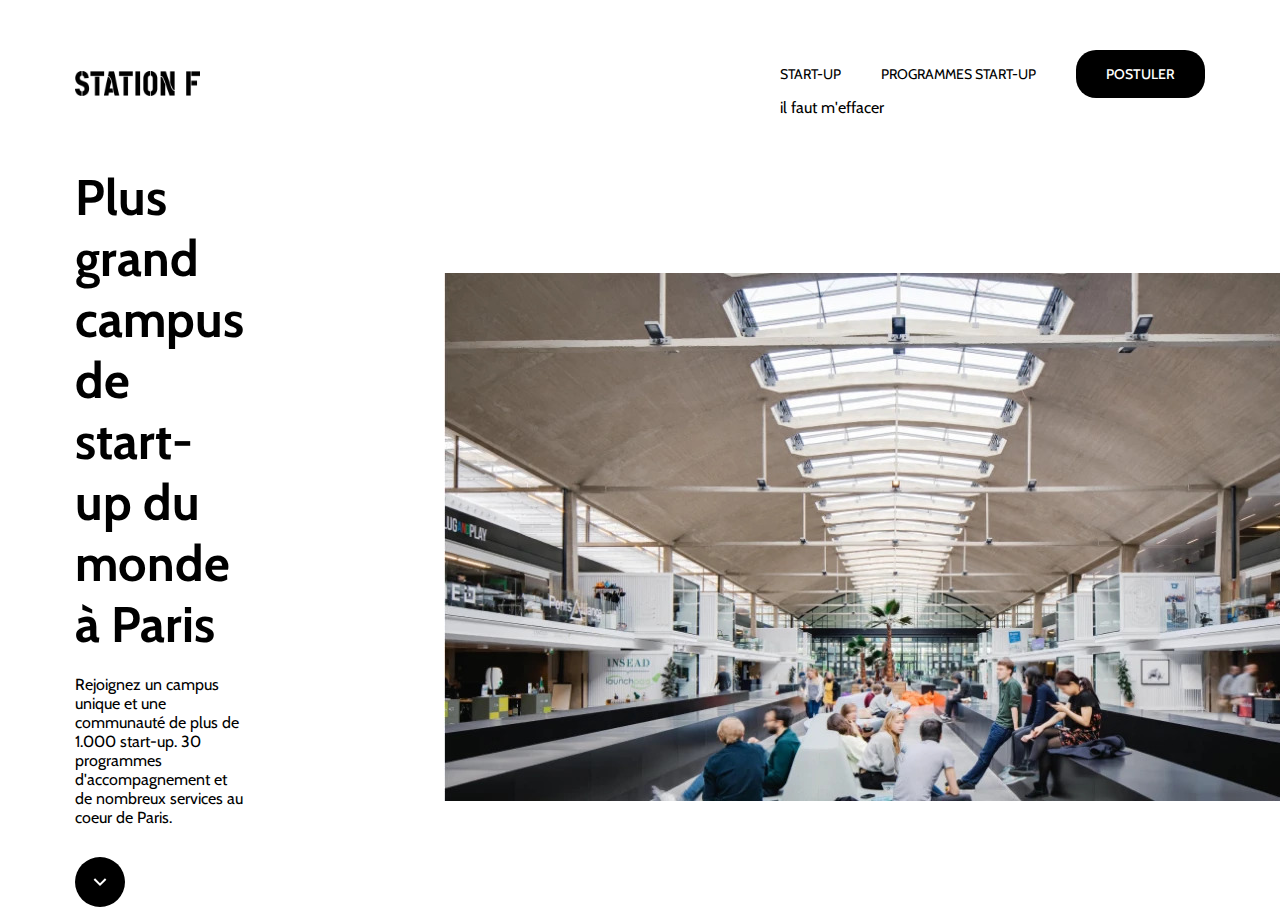
<file: projet-stationF/index.html>
<!DOCTYPE html>
<html>
    <head>
        <title>Recode Station F</title>
        <link rel="stylesheet" href="css/style.css">

        <link rel="preconnect" href="https://fonts.googleapis.com">
        <link rel="preconnect" href="https://fonts.gstatic.com" crossorigin>
        <link href="https://fonts.googleapis.com/css2?family=Cabin:ital,wght@0,400..700;1,400..700&display=swap" rel="stylesheet">
    </head>
    <body>

        <!-- START  : Le menu de ma page -->
        <header class="header flux">
            <img class="logo" src="images/logo.png" alt="Logo de StationF">
            <nav>
                <!-- Ul = Unordered List = Liste non ordonnée -->
                <ul class="list-links">
                    <li class="nav-link">
                        <!-- _self = ouverture du lien dans l'onglet actuel-->
                        <a href="https://www.stationf.co" target="_self">Start-up</a>
                    </li>
                    <li class="nav-link">
                        <!-- _blank = ouverture du lien dans un nouvel onglet-->
                        <a href="https://www.stationf.co" target="_blank">Programmes start-up</a>
                    </li>
                    <li class="nav-link">
                        <a href="#">Postuler</a>
                    </li>
                </ul>
                <div>il faut m'effacer</div>
            </nav>
        </header>
        <!-- END header -->


        <main>
            <!-- START Cover : La premiere section de la page -->
            <section class="cover flux">
                <div class="cover-text">
                    <h1 class="cover-title">Plus grand campus de start-up du monde à Paris</h1>
                    <p class="cover-introduction">Rejoignez un campus unique et une communauté de plus de 1.000 start-up. 30 programmes d'accompagnement et de nombreux services au coeur de Paris.</p>
                    <a href="" class="icon-scroll">
                    <img src="./images/arrow-down-s-line.svg" alt="clickez ici pour accéder à la section">
                    </a>
                </div>
                <img src="./images/home.jpg" alt="Photographie des locaux">
            </section>
            <!-- END Cover -->
        </main>
        <footer></footer>
    </body>
</html>
</file>
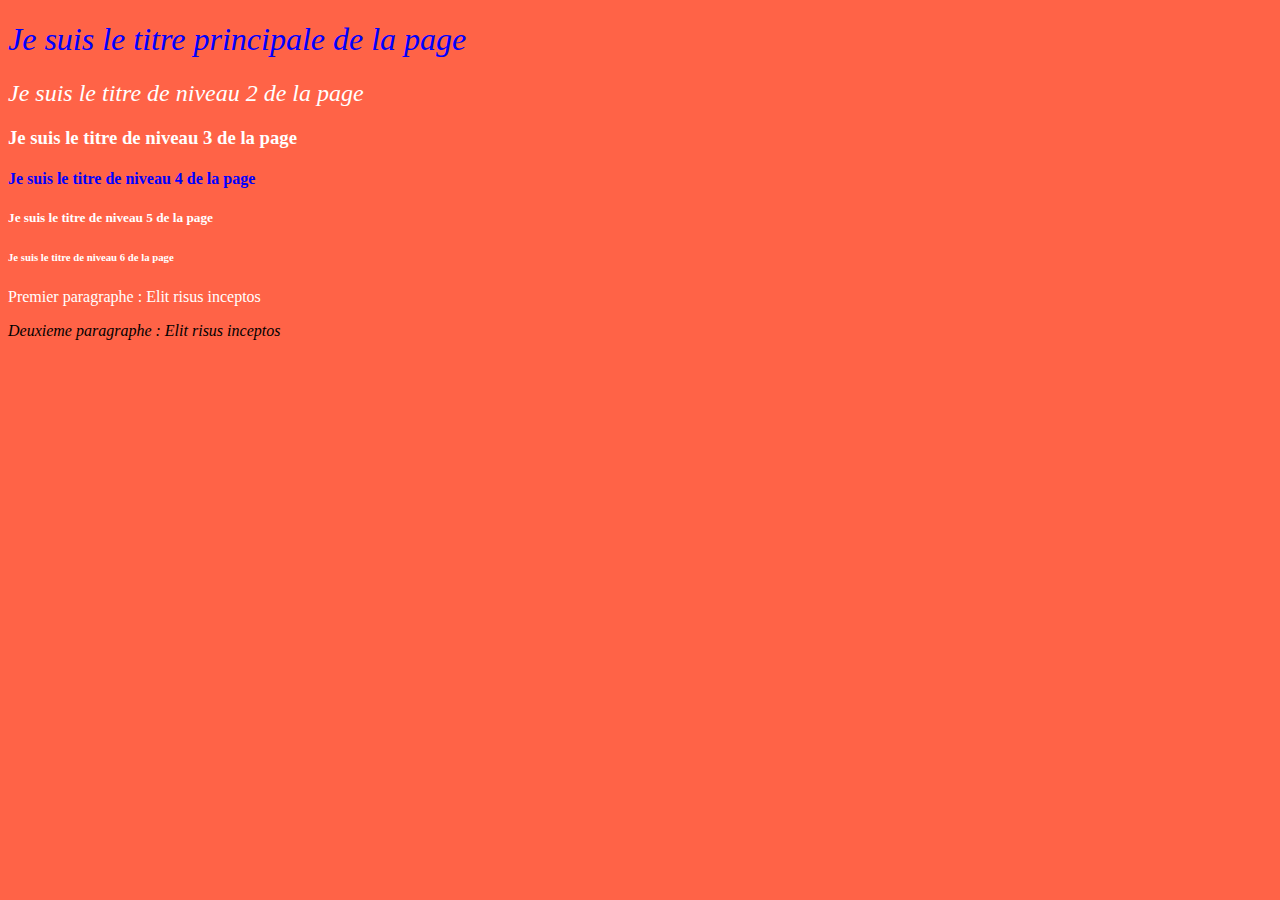
<file: Theorie 2/index.html>
<!DOCTYPE html>
<html>
    <head>
        <link rel="stylesheet" href="style.css">
        <title>Live #3 - Le CSS</title>
    </head>
    <body>

        <h1 class="blue italic">Je suis le titre principale de la page</h1>
        <h2 class="italic">Je suis le titre de niveau 2 de la page</h2>
        <h3>Je suis le titre de niveau 3 de la page</h3>
        <h4 class="blue">Je suis le titre de niveau 4 de la page</h4>
        <h5>Je suis le titre de niveau 5 de la page</h5>
        <h6>Je suis le titre de niveau 6 de la page</h6>

        <p class="blanc">Premier paragraphe : Elit risus inceptos</p>
        <p class="italic">Deuxieme paragraphe : Elit risus inceptos</p>
        


    </body>    
</html>
</file>
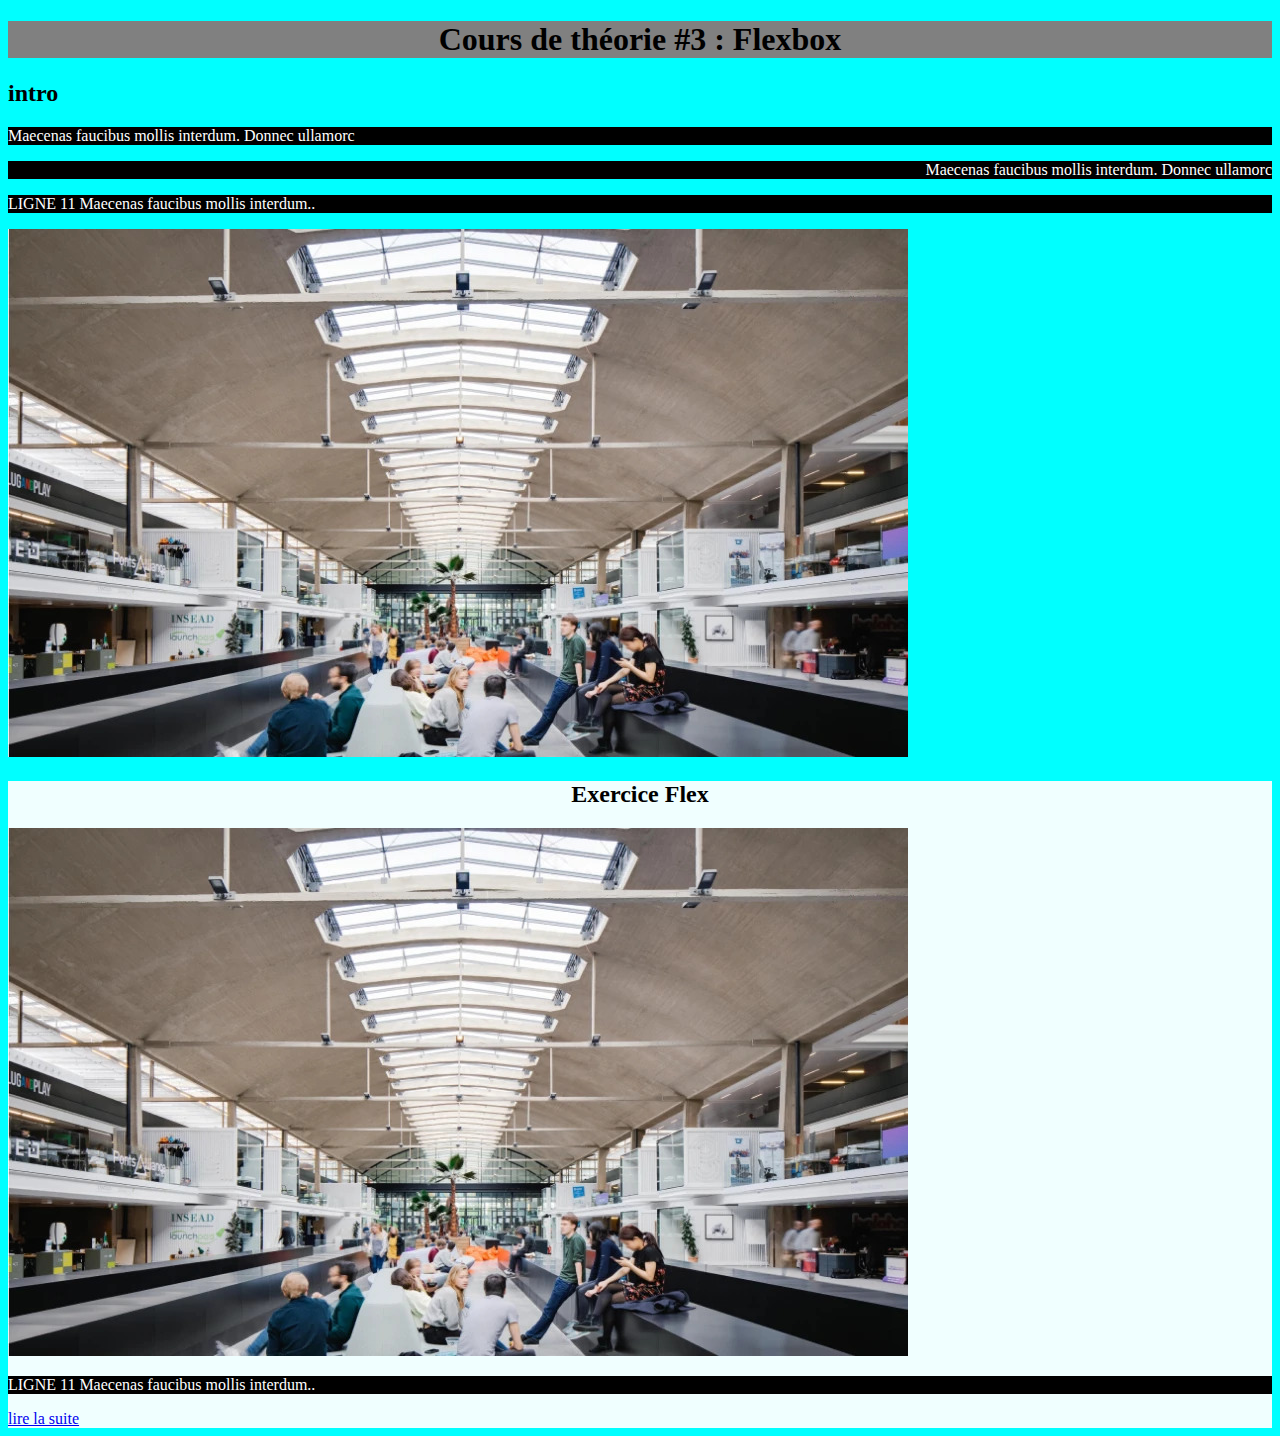
<file: Theorie 3/index.html>
<!DOCTYPE html>
<html>
    <head>
        <title>Cours théorie #3 : Flexbox</title>
        <link rel="stylesheet" href="css/style.css">
    </head>
    <body>
        <h1 class="center">Cours de théorie #3 : Flexbox</h1>

        <section class="intro">
            <h2>intro</h2>
            <p class="left">Maecenas faucibus mollis interdum. Donnec ullamorc</p>
            <p class="right">Maecenas faucibus mollis interdum. Donnec ullamorc</p>
            <p>LIGNE 11 Maecenas faucibus mollis interdum..</p>
            <img src="./img/home.jpg" alt="Alternativ textuelle">
        </section>

        <section class="flex">
            <div class="title">
                <h2>Exercice Flex</h2>
            </div>
            <img src="./img/home.jpg" alt="Alternativ textuelle">
            <p>LIGNE 11 Maecenas faucibus mollis interdum..</p>
            <a href="https://www.google.fr" target="_blank">lire la suite</a>
            
        </section>
    </body>
    <footer></footer>
</html>
</file>
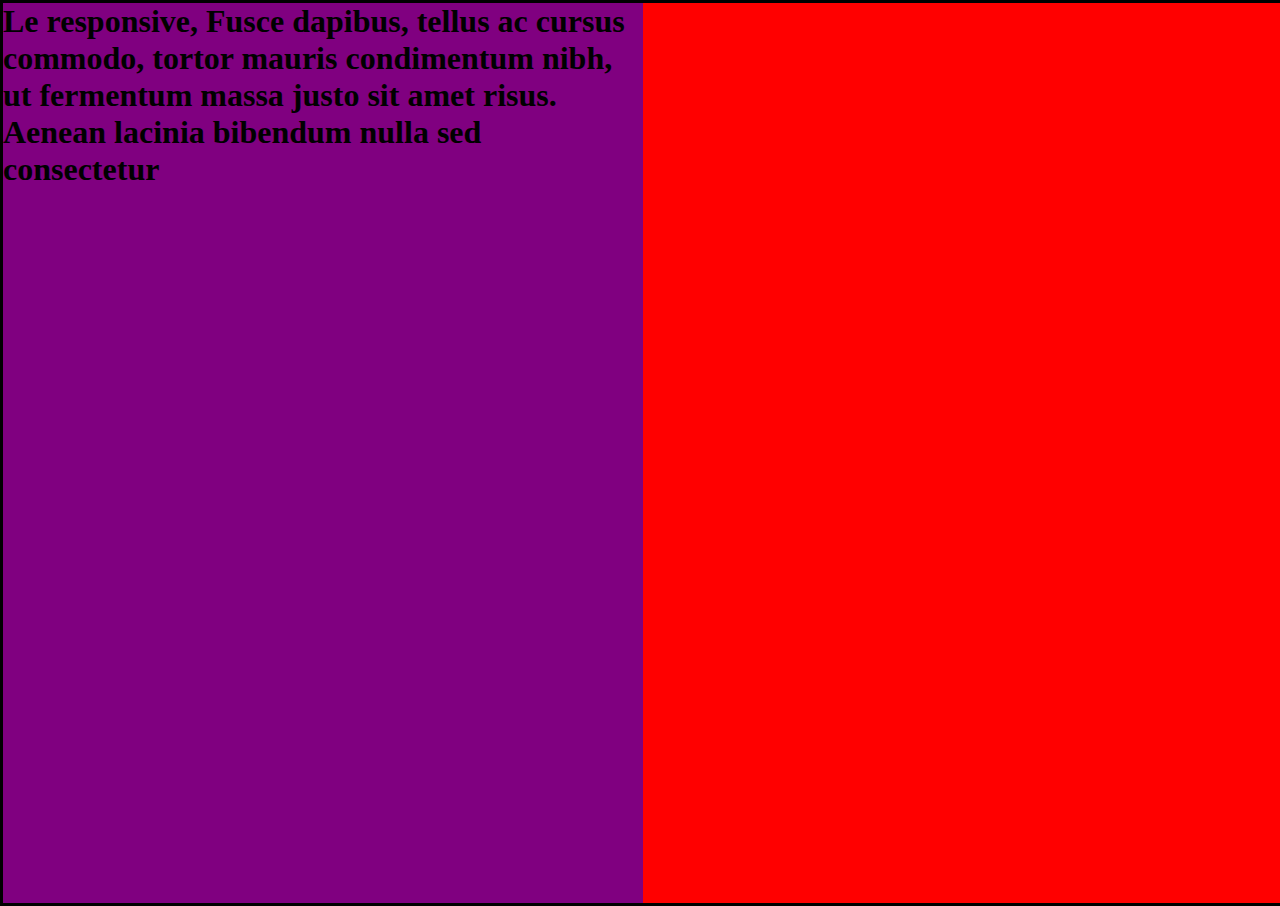
<file: Theorie 5/index.html>
<!DOCTYPE html>
<html>
    <head>
        <meta charset="UTF-8">
        <meta name="viewport" content="width=device-width, initial-scale=1.0">
        <title>Le responsive</title>
        <link rel="stylesheet" href="css/style.css">
    </head>
    <body>
        <div class="container">
            <div class="left">
                <h1>Le responsive, Fusce dapibus, tellus ac cursus commodo, tortor mauris condimentum nibh, ut fermentum massa justo sit amet risus. Aenean lacinia bibendum nulla sed consectetur</h1>
            </div>
            <div class="right"></div>
        </div>
    </body>

</html>
</file>
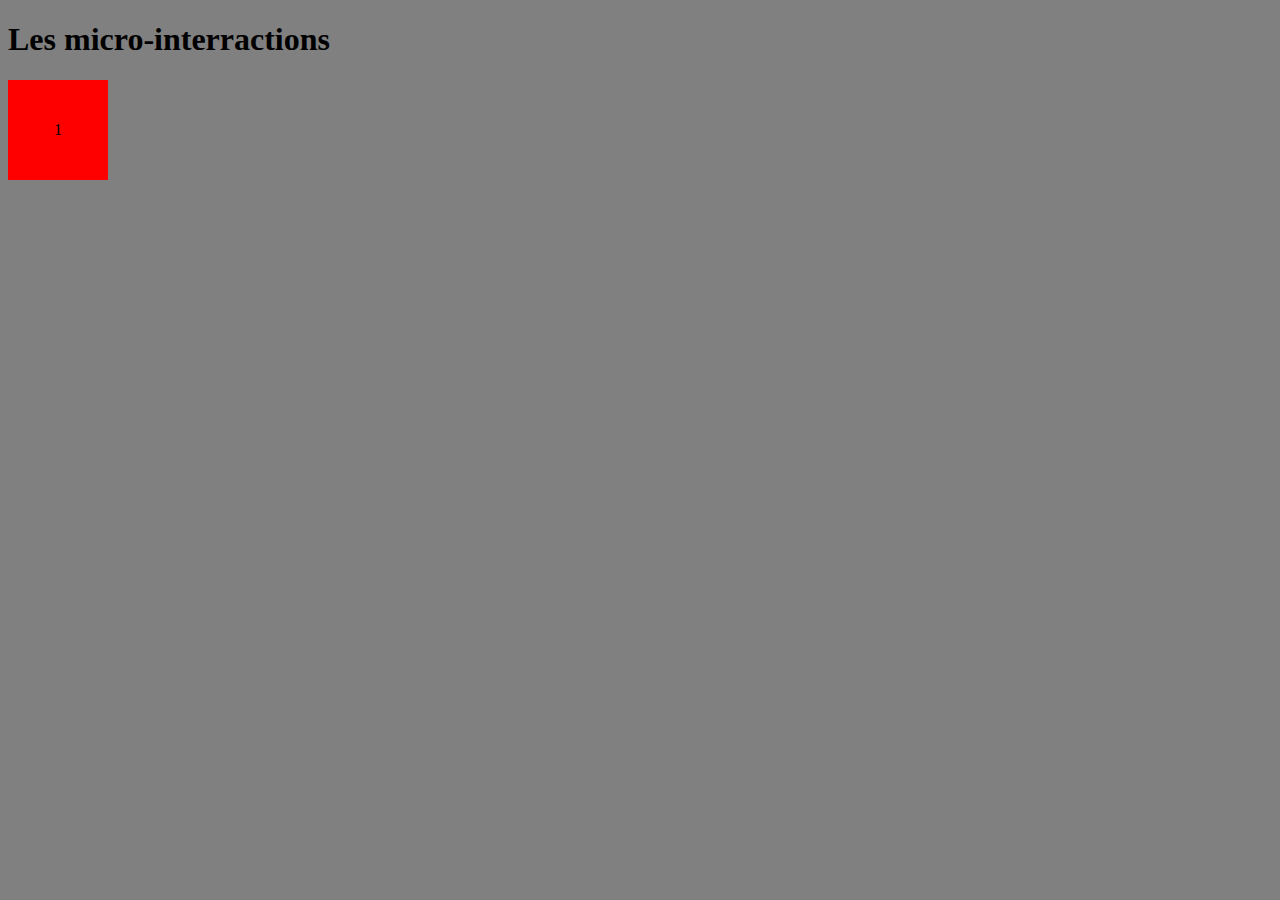
<file: Theorie 6/index.html>
<!DOCTYPE html>
<html lang="fr">
<head>
    <meta charset="UTF-8">
    <meta name="viewport" content="width=device-width, initial-scale=1.0">
    <title>Les micro-interractions</title>
    <link rel="stylesheet" href="style.css">
</head>
<body>
    <h1>Les micro-interractions</h1>

    <div class="square">
        <p class="numer">1</p>
    </div>
</body>
</html>
</file>
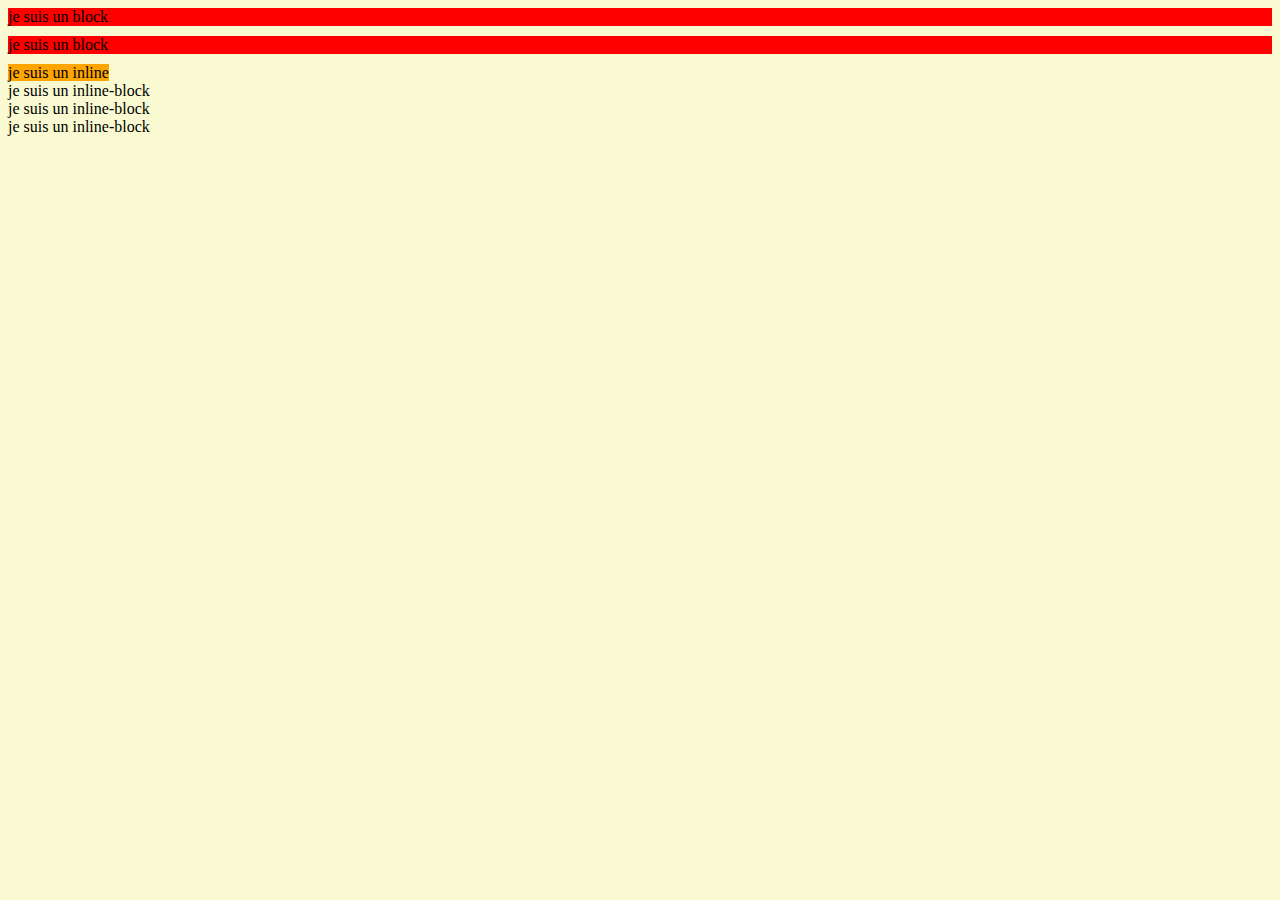
<file: Theorie 4/display/index.html>
<!DOCTYPE html>
<html>
    <head>
        <title>Théorie #4 : Display</title>
        <link rel="stylesheet" href="css/style.css">
    </head>
    <body>
        <div class="block">je suis un block</div>
        <div class="block">je suis un block</div>
        <div class="inline">je suis un inline</div>
        <div class="inline-block">je suis un inline-block</div>
        <div class="inline-block">je suis un inline-block</div>
        <div class="inline-block">je suis un inline-block</div>
    </body>
</html>
</file>
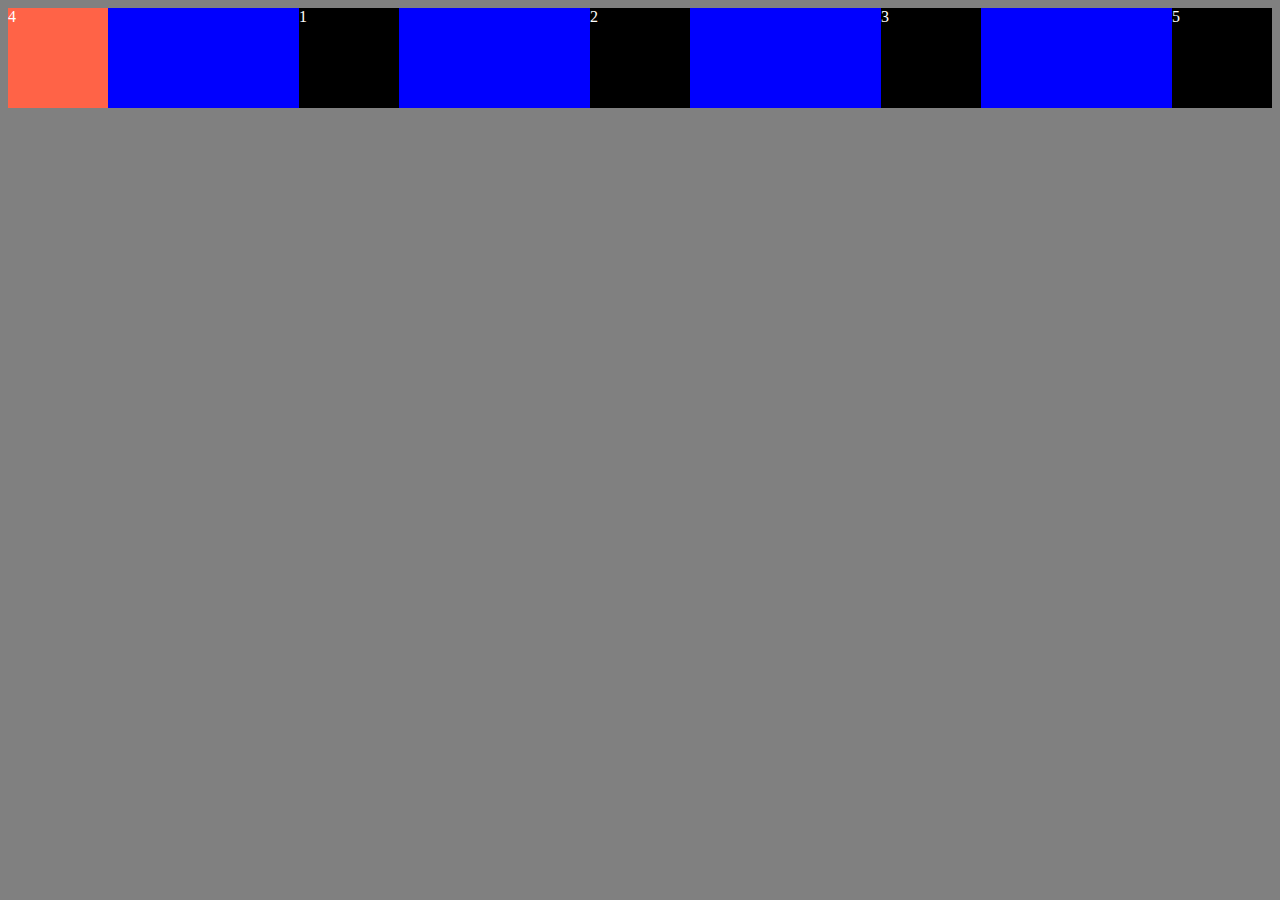
<file: Theorie 4/flex/index.html>
<!DOCTYPE html>
<html>
    <head>
        <title>Flex #2 - Les propriétés></title>
        <link rel="stylesheet" href="css/style.css">
    </head>
    <body>
        <div class="container">
            <div class="square">1</div>
            <div class="square">2</div>
            <div class="square">3</div>
            <div class="square four">4</div>
            <div class="square">5</div>
        </div>
    </body>
</html>
</file>
<file: Theorie 2/style.css>
/* balise {
propriété-css: valeur;
}
*/

body {
    background-color: tomato;
}

/* Sélectionner un élément via un class */
h1, h2, h3, h4, h5, h6 {
    color: white;
}

/*Sélectionner un élément via un class*/
.blue {
    color: blue;
}

.blanc {
    color: #ffffff
}

.italic {
    font-style: italic;
    font-weight: 200;
}
</file>
<file: Theorie 3/css/style.css>
body {
    background-color: aqua;
}



/* STYLISATION DE TEXTES */

h1{
    background-color: grey;
}

p {
    background-color: black;
    color: white;
}

.center {
    text-align: center;
}

.right {
    text-align: right;
}

.left {
    text-align: left;
}

/*FLEX*/

.flex {
    background-color: azure;
}

.title {
    text-align: center;
}

.cover {
    display: flex;
    align-items: center;
}

.bloc {
    border-width: 2px;
    border-color: black;
    border-style: solid;
    margin: 10px
}
</file>
<file: Theorie 5/css/style.css>
body {
    background-color: grey;
}

* {
    margin: 0;
    padding: 0;

}

.container {
    width: 100%;
    border: 3px solid black;
    display: flex;
}

/* vw = viewport width */
/* vh = viewport height*/
.left {
    width: 50%;
    background-color: blue;
}

.right {
    width: 50%;
    height: 100vh;
    background-color: red;
}

/* condition : la width ne doit pas dépasser la max-widht, qui est de 1000px */

@media (max-width: 1000px) {
    .right {
        background-color: green;
    }

    .container {
        flex-direction: column;
    }

    .left, .right {
        width: 100%;
        height: 50vh
    }
}



@media (max-width : 500px) {
    .right {
        background-color: purple;
    }
}

/* condition : La width doit être supérieur à la min-width, qui est de 500px*/

@media (min-width : 500px) {
    .left {
        background-color: purple
    }    
}

/* orientation = landscape / portrait */
@media (max-width: 500px) and (orientation : landscape) {
    h1 {
        color: white;
    }
}

@media (min-width: 500px) and (max-width: 1000px) {
    h1 {
        font-size: 14px;
    }
}
</file>
<file: Theorie 6/style.css>
body {
    background-color: grey;
}

.square {
    width: 100px;
    height: 100px;
    background-color: red;
    display: flex;
    justify-content: center;
    align-items: center;

    /*Fluidité des animations
    transition: [quelle propirété CSS] [durée] [style de déplacement]
    */

    transition:
        background-color 2s cubic-bezier(.1,.6,.17,.99),
        transform 2s linear;
}


.number {
    font-size: 24px;
    font-weight: bold;
    transition: display 2s linear;
}

.square:hover {
        width: 120px;
        height: 120px;
        background-color: blue;
        transform: rotate(180deg)
    }


.square:hover p {
    color: white;
    display: none;
}

.square p:hover {
    color: green;
}
</file>
<file: Theorie 4/display/css/style.css>
body {
    background-color: lightgoldenrodyellow;
}

.block {
    display: block;
    background-color: red;
    margin-bottom: 10px;
}

.inline {
    display: inline;
    background-color: orange;
}
</file>
<file: Theorie 4/flex/css/style.css>
body {
    background-color: grey;
}

.container {
    background-color: blue;
    display: flex;
    flex-direction: row; /* permet de gerer la direction de l'alignement */
    flex-wrap: wrap; /* gère la compression des blocs : warp,*/
    gap: 10px 20px; /*gère l'espacement entre les blocs*/

    justify-content: space-between; /* Gère l'espacement entre les blocs*/

    align-items: center;
}

.square {
    width: 100px;
    height: 100px;
    background-color: black;
    color: white;
}

.four {
    background-color: tomato;
    order: -1;
}
</file>
<file: projet-stationF/css/style.css>
/* Reset : réinitialise (efface) les styles par défaut du navigateur */


a {
    text-decoration: none;
    color: inherit
}

ul, ol {
    list-style: none;
}

*{
    margin: 0;
    padding: 0;
}

/* Style global */

* {
    font-family: 'Cabin', sans-serif;
}

.flux {
    margin-left: 75px;
    margin-right: 75px;
}

@media (max-width: 500px) {
    .flux {
        margin-left: 15px;
        margin-right: 15px;
    }
}

/* START : Stylisation du Header */

.header {
    display: flex;
    align-items: center;
    justify-content: space-between;
    margin-top: 50px;
    margin-bottom: 50px;
}

.list-links {
    display: flex;
    column-gap: 40px;
    align-items: center;
}

.logo {
    width: 125px;
    height: 25px;
}

.nav-link {
    text-transform: uppercase;
    font-size: 14px;
    }

.nav-link:last-child {
    background-color: black;
    color: white;
    padding: 15px 30px;
    border-radius: 20px;
    font-weight: 500;
}

/* AUTRES s2LECTEURS POSSIBLES :

Pour le premier élément
.nav-link:first-child {
    background-color: red;
}

Pour le premier élément
.nav-link:nth-child(2) {
    background-color: yellow;
}
*/

/* START : Stylisation de la cover */

.cover {
    display: flex;
    align-items: center;
}

@media (max-width: 500px) {
    .cover {
        flex-direction: column;
    }
}

.image-office {
    width: 55% ;
    flex-shrink: 0;
    height: 250px;
    object-fit: cover;
    object-position: bottom;
}

.icon-scroll {
    background-color: black;
    width: 50px;
    height: 50px;
    border-radius: 100%;
    display: flex;
    justify-content: center;
    align-items: center;
}

.cover-title {
    font-size: 50px;
    margin-bottom: 20px;
}

.cover-introduction {
    margin-bottom: 30px;
}

.cover-text {
    padding-right: 200px;
}
</file>
